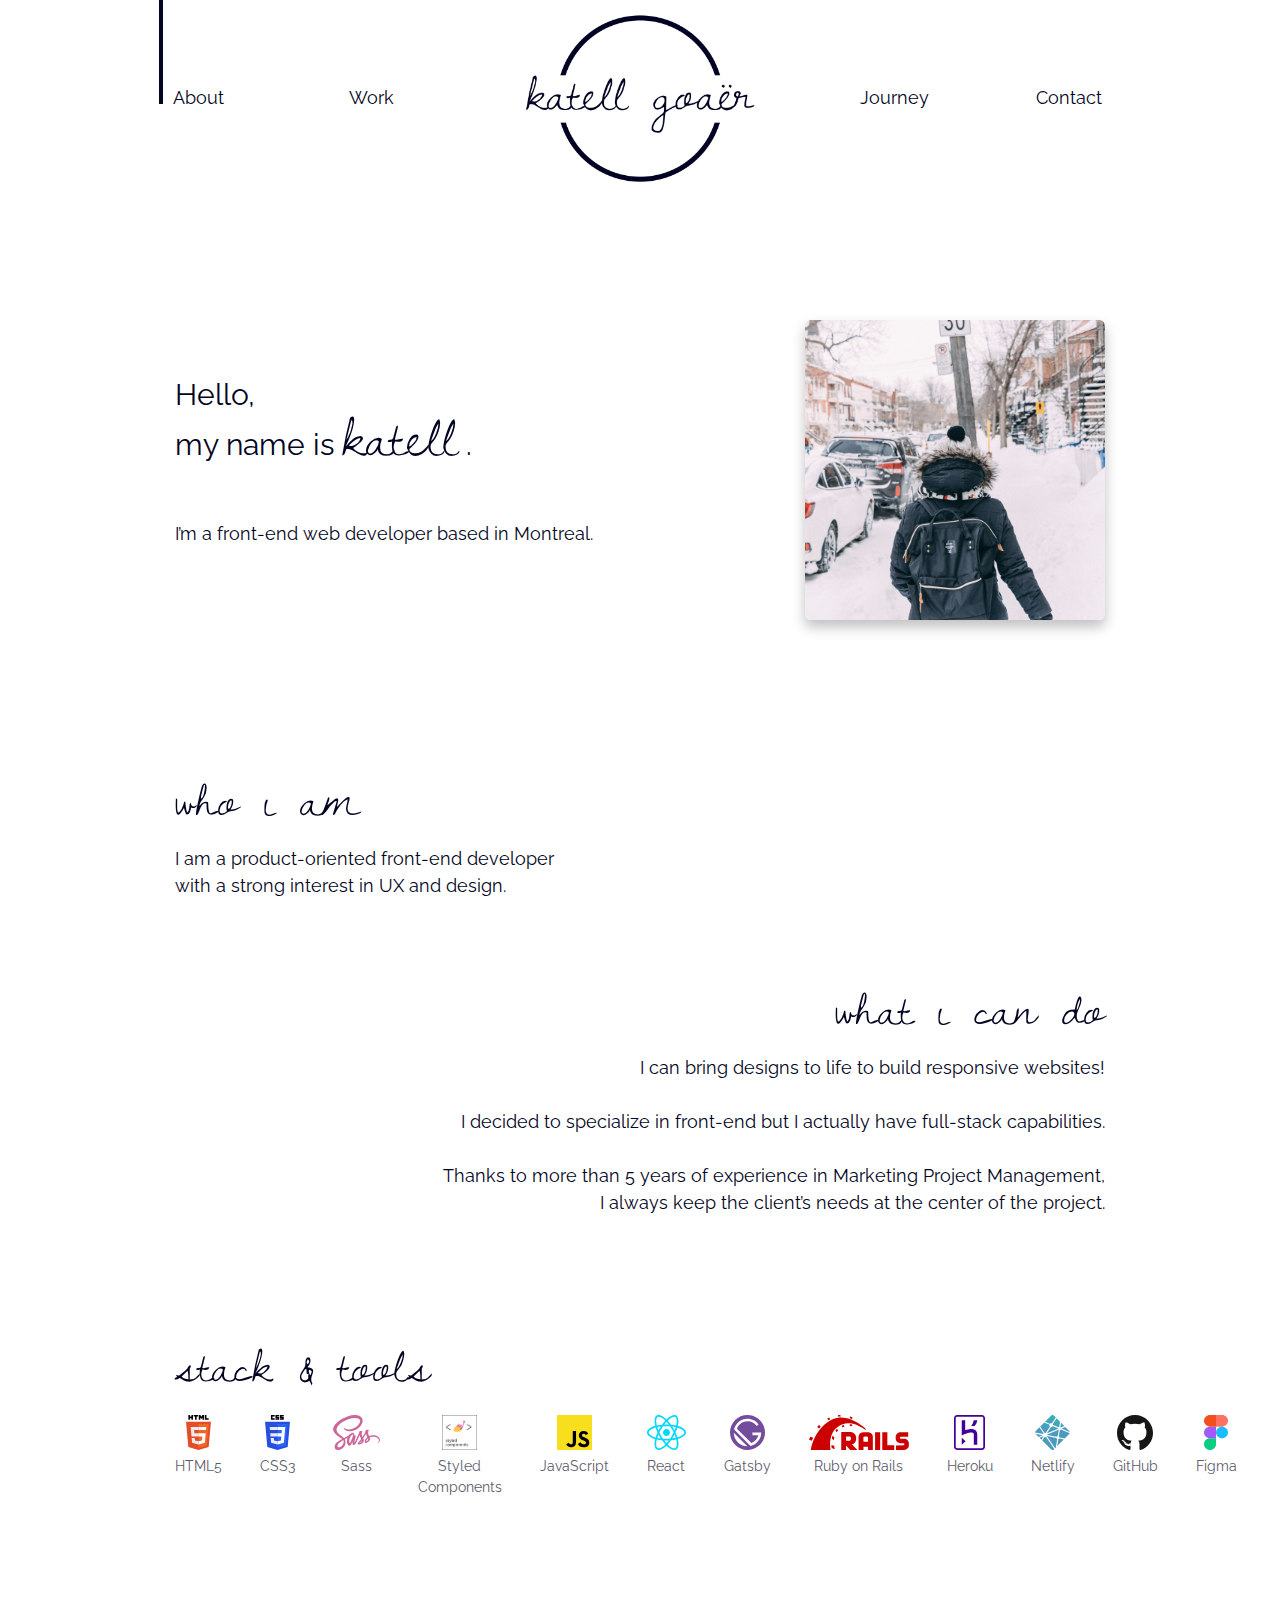
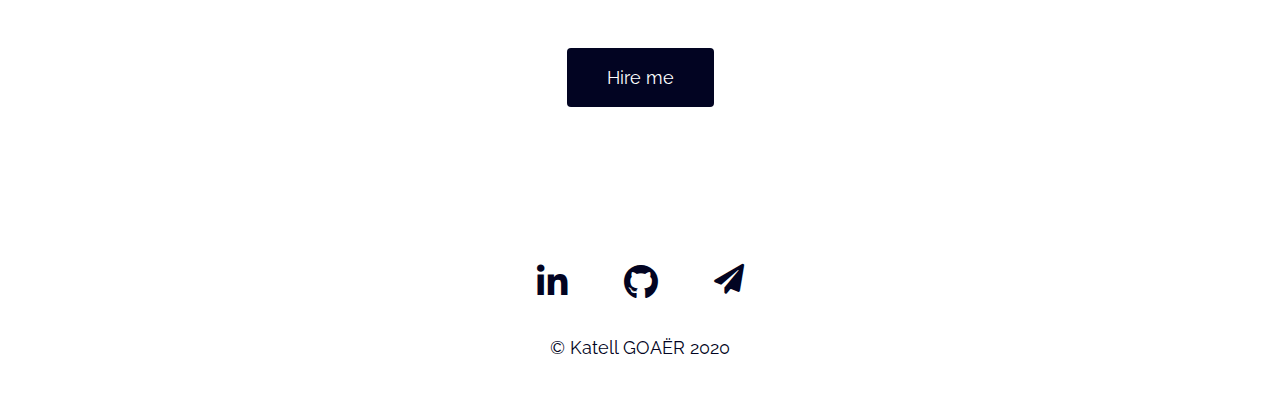
<file: index.html>
<!DOCTYPE html>
<html lang="en">
<head>
  <meta charset="UTF-8">

  <title>Portfolio | Katell Goaër - About</title>
  <meta name="description" content="I am a web developer. Check my projects and let's work together!">
  <link rel="icon" type="image/png" sizes="16x16" href="./images/favicon.png">

  <link rel="stylesheet" href="https://stackpath.bootstrapcdn.com/bootstrap/4.4.1/css/bootstrap.min.css" integrity="sha384-Vkoo8x4CGsO3+Hhxv8T/Q5PaXtkKtu6ug5TOeNV6gBiFeWPGFN9MuhOf23Q9Ifjh" crossorigin="anonymous">
  <link rel="stylesheet" href="https://use.fontawesome.com/releases/v5.0.10/css/all.css">
  <link rel="stylesheet" href="style.css">

  <meta name="viewport" content="width=device-width, initial-scale=1">
</head>

<body>
  <header>
    <nav id="navbar">

      <div class="navbar-about left">
        <div class="line"></div>
        <a href="index" class="navbar-element-text">About</a>
      </div>

      <div class="navbar-element">
        <div class="line line-no-display"></div>
        <a href="work" class="navbar-element-text">Work</a>
      </div>


      <div id="logo">
        <img src="images/logo-katellgoaer.png" alt="Logo katell goaër">
      </div>


      <div class="navbar-element">
        <div class="line line-no-display"></div>
        <a href="journey" class="navbar-element-text">Journey</a>
      </div>

      <div class="navbar-element right">
        <div class="line line-no-display"></div>
        <a href="contact" class="navbar-element-text">Contact</a>
      </div>
    </nav>


    <div id=mobile-menu>
      <div class="dropdown">
        <a class="dropdown-toggle" href="#" role="button" id="dropdownMenu" data-toggle="dropdown">
          <i class="fas fa-bars"></i>
        </button>
        <div class="dropdown-menu" aria-labelledby="dropdownMenu">
          <a href="index" class="dropdown-item active">About</a>
          <a href="work" class="dropdown-item">Work</a>
          <a href="journey" class="dropdown-item">Journey</a>
          <a href="contact" class="dropdown-item">Contact</a>
        </div>
      </div>

      <div id="logo">
        <img src="images/logo-katellgoaer.png" alt="Logo katell goaër">
      </div>
    </div>
  </header>


  <div class="main">
    <div class="container">
      <div class="intro">
        <div class="intro-text">
          <h2>
            Hello,<br>
            my name is <span class="katell">katell</span> .
          </h2>
          <p>I’m a front-end web developer based in Montreal.</p>
        </div>
        <img class="katell-picture" src="images/katellgoaer.jpg" alt="Photo of Katell Goaër">
      </div>

      <div class="who-i-am">
        <h3>who i am</h3>
        <p>I am a product-oriented front-end developer<br>
        with a strong interest in UX and design.</p>
      </div>

      <div class="what-i-can-do">
        <h3>what i can do</h3>
        <p>
          I can bring designs to life to build responsive websites!<br><br>
          I decided to specialize in front-end but I actually have full-stack capabilities.<br><br>
          Thanks to more than 5 years of experience in Marketing Project Management,<br>
          I always keep the client’s needs at the center of the project.
        </p>
      </div>

      <div class="stack-and-tools">
        <h3>stack & tools</h3>
        <div class="stack-list">
          <div class="stack">
            <img src="stack-svg/svg-color/html.svg" alt="HTML5 logo">
            <p class="tech-name">HTML5</p>
          </div>
          <div class="stack">
            <img src="stack-svg/svg-color/css.svg" alt="CSS3 logo">
            <p class="tech-name">CSS3</p>
          </div>
          <div class="stack">
            <img src="stack-svg/svg-color/sass.svg" alt="Sass logo">
            <p class="tech-name">Sass</p>
          </div>
          <div class="stack">
            <img src="stack-svg/svg-color/styled-components.png" alt="Styled Components logo">
            <p class="tech-name">Styled</p>
            <p class="tech-name">Components</p>
          </div>
          <div class="stack">
            <img src="stack-svg/svg-color/javascript.svg" alt="JavaScript logo">
            <p class="tech-name">JavaScript</p>
          </div>
          <div class="stack">
            <img src="stack-svg/svg-color/react.svg" alt="React logo">
            <p class="tech-name">React</p>
          </div>
          <div class="stack">
            <img src="stack-svg/svg-color/gatsby.svg" alt="Gatsby logo">
            <p class="tech-name">Gatsby</p>
          </div>
          <div class="stack">
            <img src="stack-svg/svg-color/rails.svg" alt="Ruby on Rails logo">
            <p class="tech-name">Ruby on Rails</p>
          </div>
          <div class="stack">
            <img src="stack-svg/svg-color/heroku.svg" alt="Heroku logo">
            <p class="tech-name">Heroku</p>
          </div>
          <div class="stack">
            <img src="stack-svg/svg-color/netlify.svg" alt="Netlify logo">
            <p class="tech-name">Netlify</p>
          </div>
          <div class="stack">
            <img src="stack-svg/svg-color/github.svg" alt="GitHub logo">
            <p class="tech-name">GitHub</p>
          </div>
          <div class="stack">
            <img src="stack-svg/svg-color/figma.svg" alt="Figma logo">
            <p class="tech-name">Figma</p>
          </div>
        </div>
      </div>

      <button class="hire-me"><a href="mailto:katell.goaer@gmail.com" target="_blank" rel="noopener noreferrer">Hire me</a></button>
    </div>
  </div>


  <footer>
    <ul class="footer-links">
      <li><a class="social" href="https://www.linkedin.com/in/katellgoaer/" target="_blank" rel="noopener noreferrer"><i class="fab fa-linkedin-in"></i></a></li>
      <li><a class="social" href="https://github.com/Alt-katell" target="_blank" rel="noopener noreferrer"><i class="fab fa-github"></i></a></li>
      <li><a class="social" href="mailto:katell.goaer@gmail.com" target="_blank" rel="noopener noreferrer"><i class="fas fa-paper-plane"></i></a></li>
    </ul>

    <p class="footer-copyright">© Katell GOAËR 2020</p>
  </footer>

  <!-- Script for dropdown menu for mobile -->
  <script src="https://code.jquery.com/jquery-3.4.1.slim.min.js" integrity="sha384-J6qa4849blE2+poT4WnyKhv5vZF5SrPo0iEjwBvKU7imGFAV0wwj1yYfoRSJoZ+n" crossorigin="anonymous"></script>
  <script src="https://cdn.jsdelivr.net/npm/popper.js@1.16.0/dist/umd/popper.min.js" integrity="sha384-Q6E9RHvbIyZFJoft+2mJbHaEWldlvI9IOYy5n3zV9zzTtmI3UksdQRVvoxMfooAo" crossorigin="anonymous"></script>
  <script src="https://stackpath.bootstrapcdn.com/bootstrap/4.4.1/js/bootstrap.min.js" integrity="sha384-wfSDF2E50Y2D1uUdj0O3uMBJnjuUD4Ih7YwaYd1iqfktj0Uod8GCExl3Og8ifwB6" crossorigin="anonymous"></script>
</body>
</html>
</file>
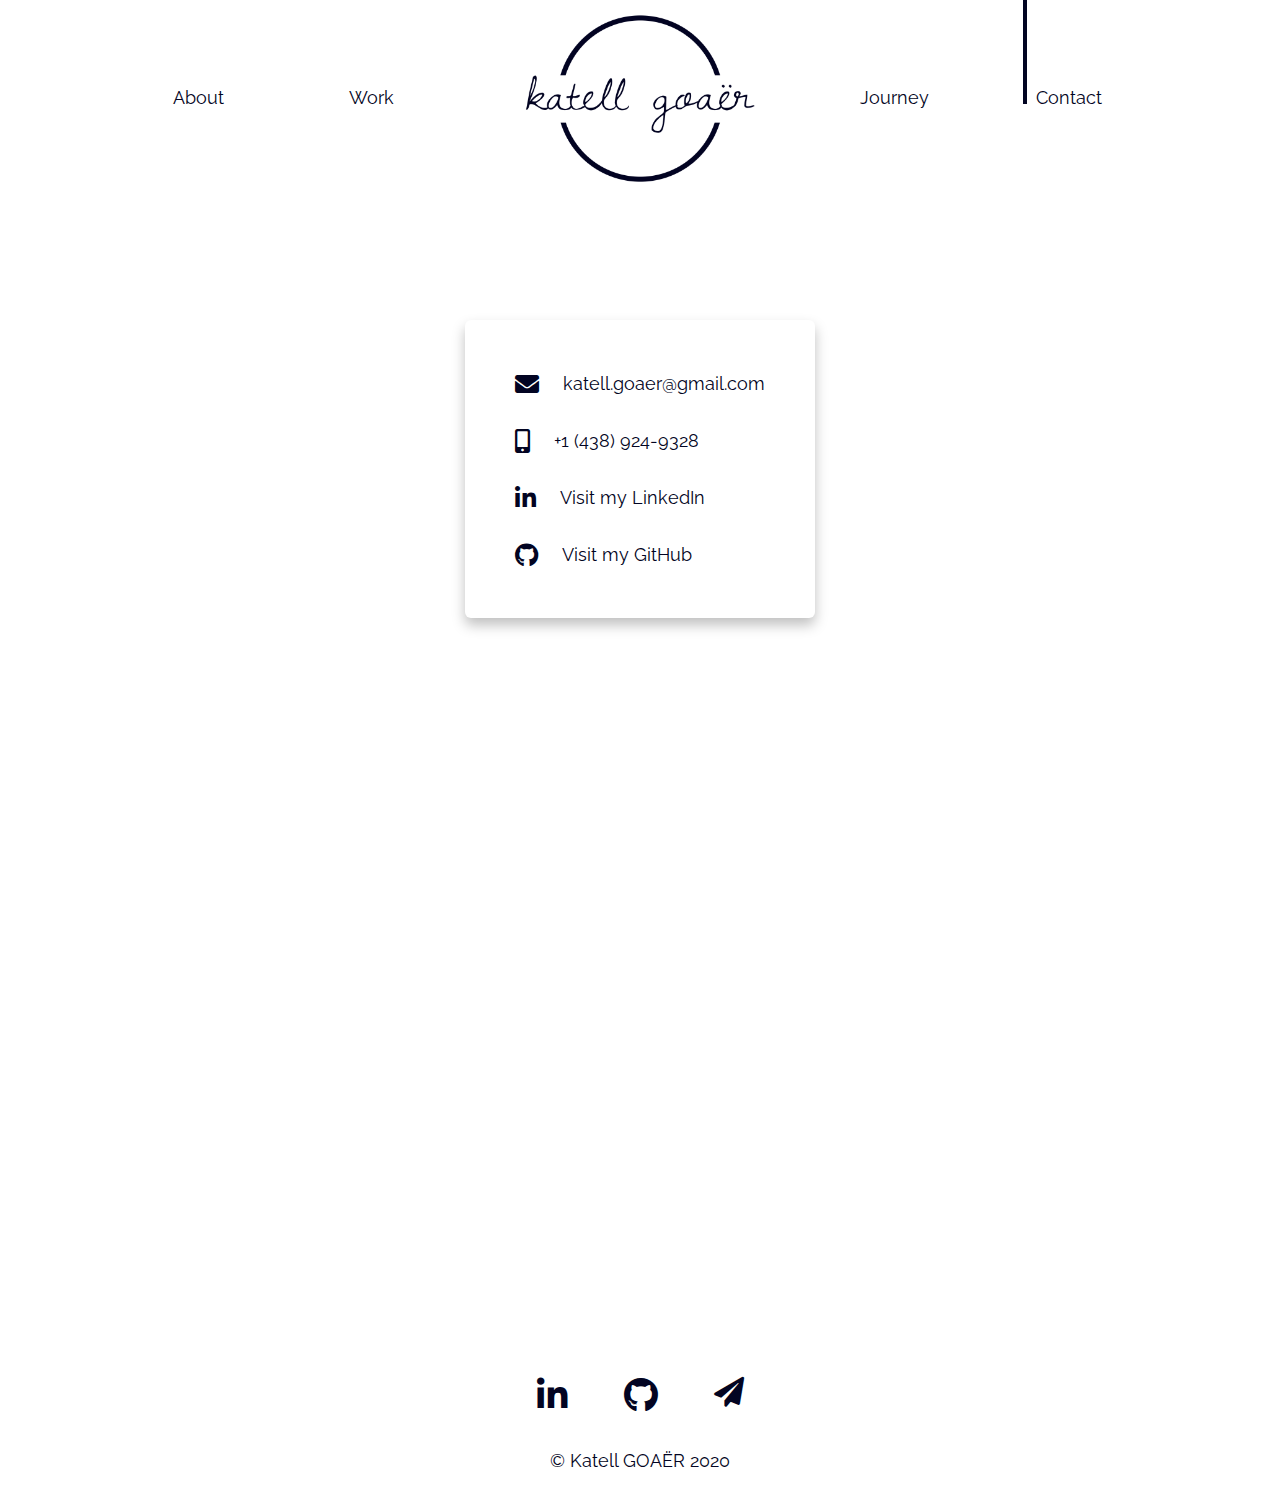
<file: contact.html>
<!DOCTYPE html>
<html lang="en">
<head>
  <meta charset="UTF-8">

  <title>Portfolio | Katell Goaër - Contact</title>
  <meta name="description" content="I am a web developer. Check my projects and let's work together!">
  <link rel="icon" type="image/png" sizes="16x16" href="./images/favicon.png">

  <link rel="stylesheet" href="https://stackpath.bootstrapcdn.com/bootstrap/4.4.1/css/bootstrap.min.css" integrity="sha384-Vkoo8x4CGsO3+Hhxv8T/Q5PaXtkKtu6ug5TOeNV6gBiFeWPGFN9MuhOf23Q9Ifjh" crossorigin="anonymous">
  <link rel="stylesheet" href="https://use.fontawesome.com/releases/v5.0.10/css/all.css">
  <link rel="stylesheet" href="style.css">

  <meta name="viewport" content="width=device-width, initial-scale=1">
</head>

<body>
  <header>
    <nav id="navbar">

      <div class="navbar-element left">
        <div class="line line-no-display"></div>
        <a href="index" class="navbar-element-text">About</a>
      </div>

      <div class="navbar-element">
        <div class="line line-no-display"></div>
        <a href="work" class="navbar-element-text">Work</a>
      </div>


      <div id="logo">
        <img src="images/logo-katellgoaer.png" alt="Logo katell goaër">
      </div>


      <div class="navbar-element">
        <div class="line line-no-display"></div>
        <a href="journey" class="navbar-element-text">Journey</a>
      </div>

      <div class="navbar-element right">
        <div class="line"></div>
        <a href="contact" class="navbar-element-text">Contact</a>
      </div>
    </nav>


    <div id=mobile-menu>
      <div class="dropdown">
        <a class="dropdown-toggle" href="#" role="button" id="dropdownMenu" data-toggle="dropdown">
          <i class="fas fa-bars"></i>
        </button>
        <div class="dropdown-menu" aria-labelledby="dropdownMenu">
          <a href="index" class="dropdown-item">About</a>
          <a href="work" class="dropdown-item">Work</a>
          <a href="journey" class="dropdown-item">Journey</a>
          <a href="contact" class="dropdown-item active">Contact</a>
        </div>
      </div>

      <div id="logo">
        <img src="images/logo-katellgoaer.png" alt="Logo katell goaër">
      </div>
    </div>
  </header>


  <div class="main">
    <div class="container">
      <div class="contact-card">
        <div class="contact-info">
          <i class="fas fa-envelope contact-icon"></i>
          <a href="mailto:katell.goaer@gmail.com" target="_blank" rel="noopener noreferrer">katell.goaer@gmail.com</a>
        </div>

        <div class="contact-info">
          <i class="fas fa-mobile-alt contact-icon"></i>
          <p>+1 (438) 924-9328</p>
        </div>

        <div class="contact-info">
          <i class="fab fa-linkedin-in contact-icon"></i>
          <a href="https://www.linkedin.com/in/katellgoaer/" target="_blank" rel="noopener noreferrer">Visit my LinkedIn</a>
        </div>

        <div class="contact-info">
          <i class="fab fa-github contact-icon"></i>
          <a href="https://github.com/Alt-katell" target="_blank" rel="noopener noreferrer">Visit my GitHub</a>
        </div>
      </div>
    </div>
  </div>


  <footer>
    <ul class="footer-links">
      <li><a class="social" href="https://www.linkedin.com/in/katellgoaer/" target="_blank" rel="noopener noreferrer"><i class="fab fa-linkedin-in"></i></a></li>
      <li><a class="social" href="https://github.com/Alt-katell" target="_blank" rel="noopener noreferrer"><i class="fab fa-github"></i></a></li>
      <li><a class="social" href="mailto:katell.goaer@gmail.com" target="_blank" rel="noopener noreferrer"><i class="fas fa-paper-plane"></i></a></li>
    </ul>

    <p class="footer-copyright">© Katell GOAËR 2020</p>
  </footer>

  <!-- Script for dropdown menu for mobile -->
  <script src="https://code.jquery.com/jquery-3.4.1.slim.min.js" integrity="sha384-J6qa4849blE2+poT4WnyKhv5vZF5SrPo0iEjwBvKU7imGFAV0wwj1yYfoRSJoZ+n" crossorigin="anonymous"></script>
  <script src="https://cdn.jsdelivr.net/npm/popper.js@1.16.0/dist/umd/popper.min.js" integrity="sha384-Q6E9RHvbIyZFJoft+2mJbHaEWldlvI9IOYy5n3zV9zzTtmI3UksdQRVvoxMfooAo" crossorigin="anonymous"></script>
  <script src="https://stackpath.bootstrapcdn.com/bootstrap/4.4.1/js/bootstrap.min.js" integrity="sha384-wfSDF2E50Y2D1uUdj0O3uMBJnjuUD4Ih7YwaYd1iqfktj0Uod8GCExl3Og8ifwB6" crossorigin="anonymous"></script>
</body>
</html>
</file>
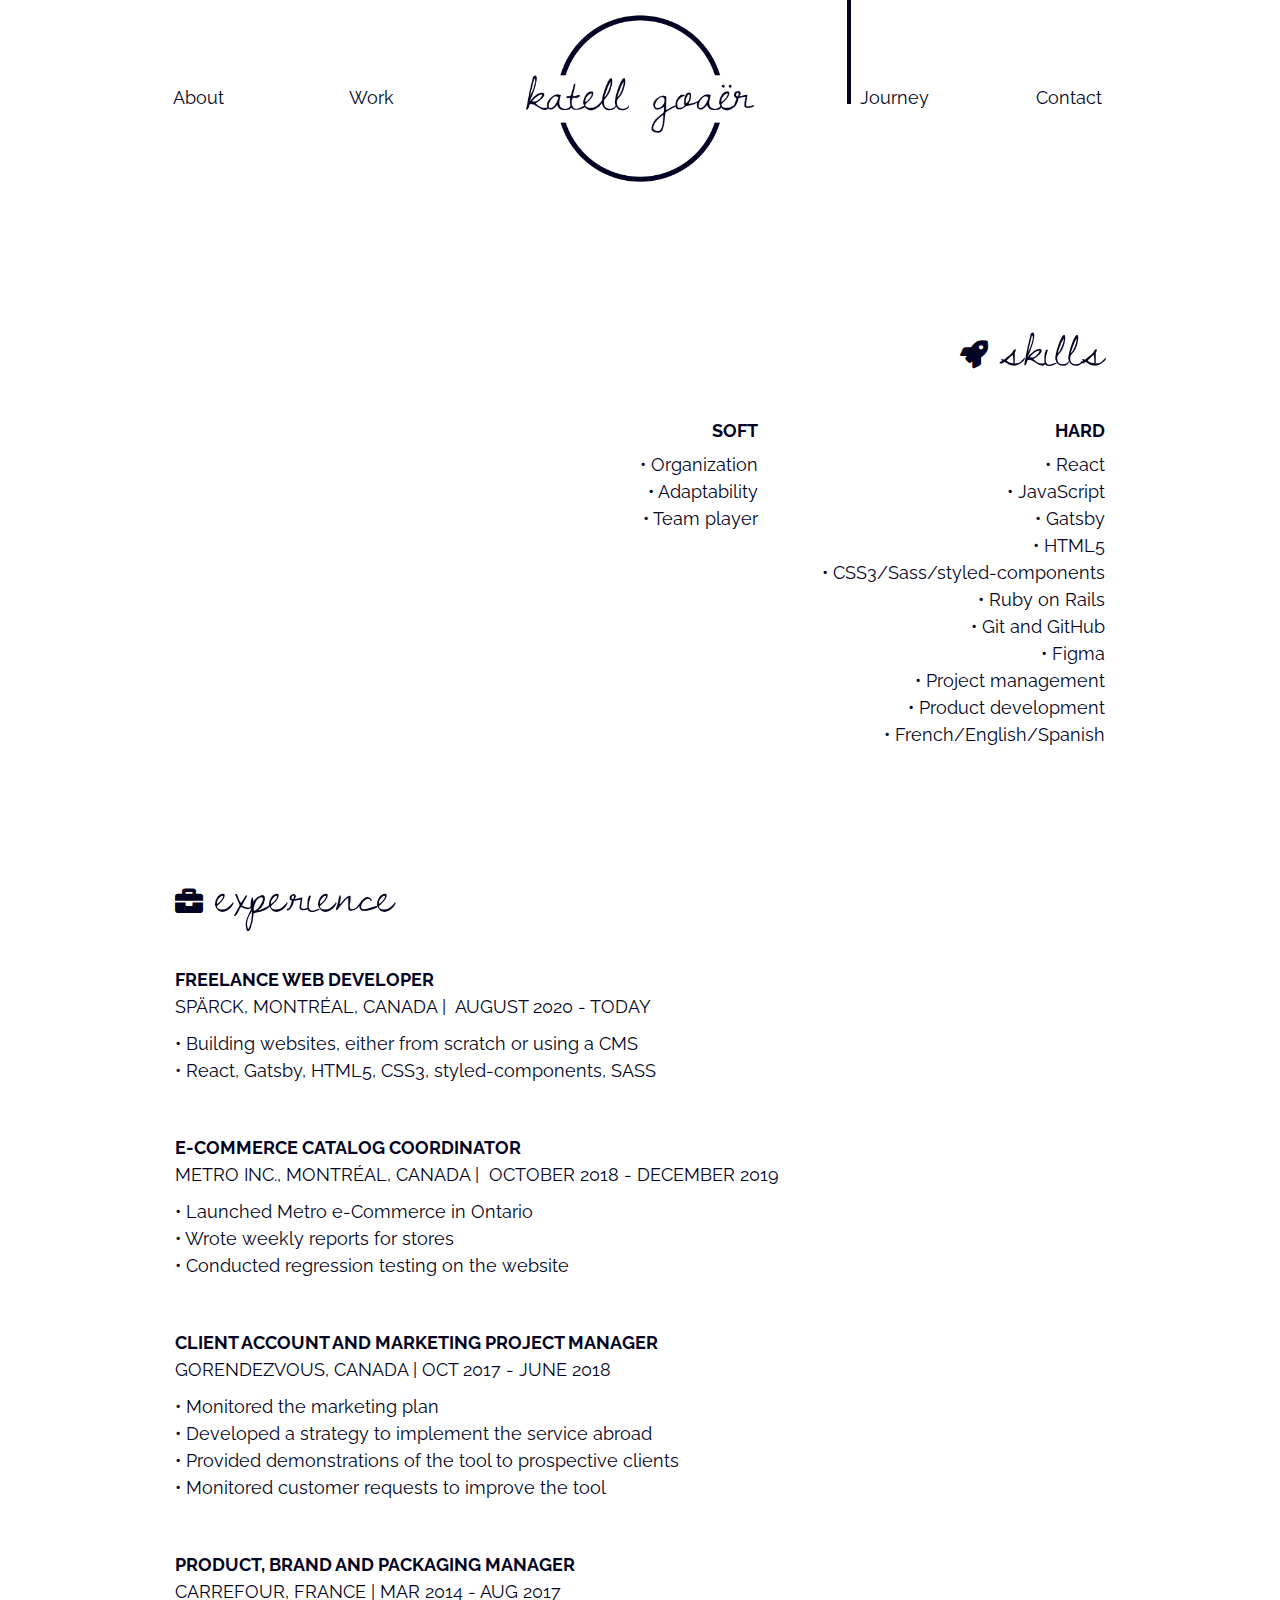
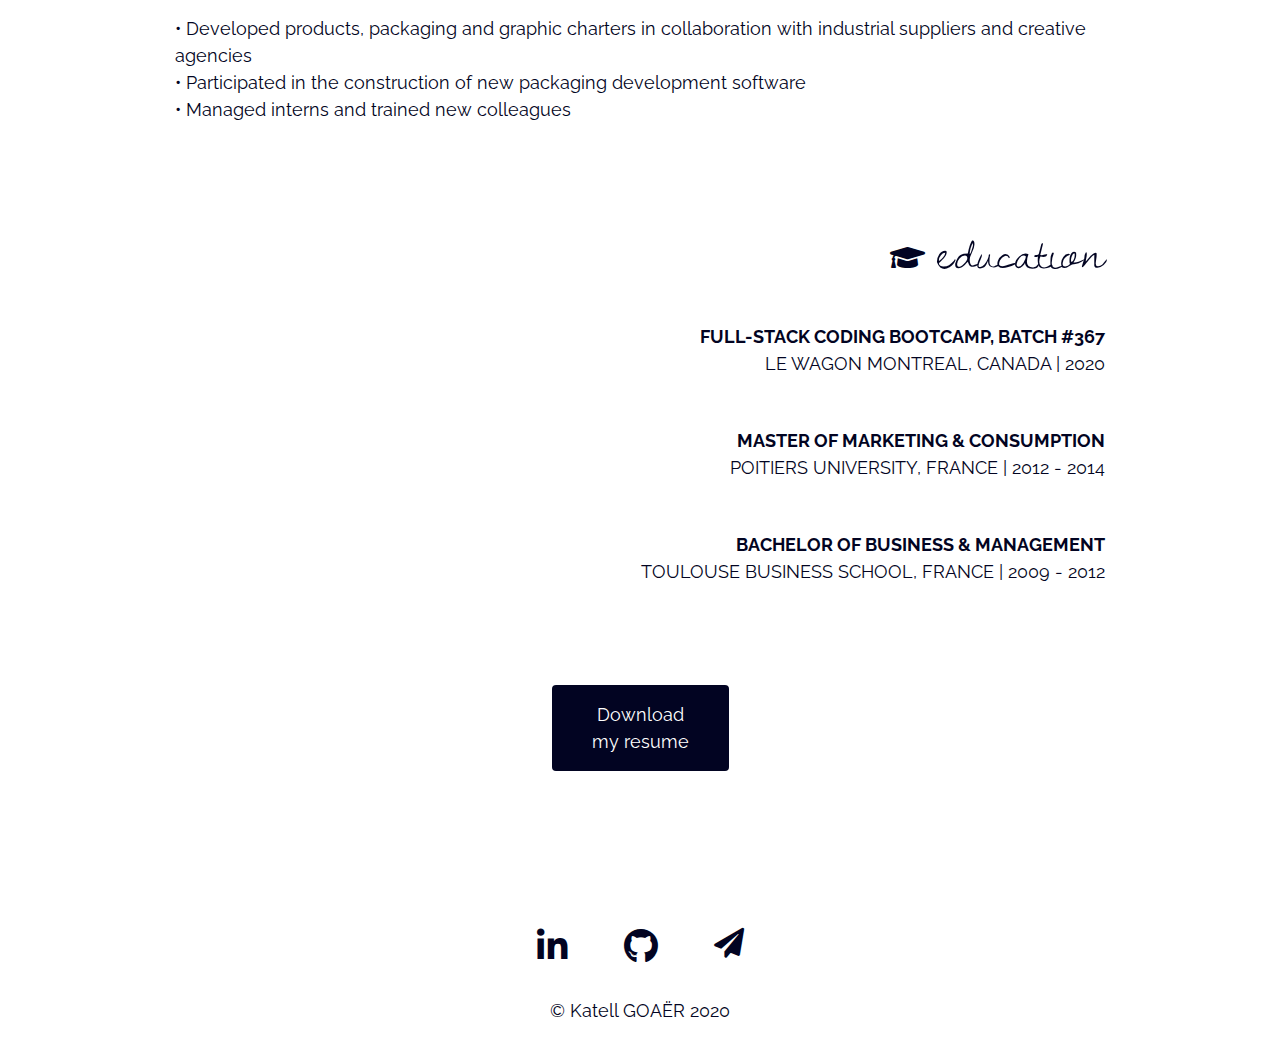
<file: journey.html>
<!DOCTYPE html>
<html lang="en">
<head>
  <meta charset="UTF-8">

  <title>Portfolio | Katell Goaër - Journey</title>
  <meta name="description" content="I am a web developer. Check my projects and let's work together!">
  <link rel="icon" type="image/png" sizes="16x16" href="./images/favicon.png">

  <link rel="stylesheet" href="https://stackpath.bootstrapcdn.com/bootstrap/4.4.1/css/bootstrap.min.css" integrity="sha384-Vkoo8x4CGsO3+Hhxv8T/Q5PaXtkKtu6ug5TOeNV6gBiFeWPGFN9MuhOf23Q9Ifjh" crossorigin="anonymous">
  <link rel="stylesheet" href="https://use.fontawesome.com/releases/v5.0.10/css/all.css">
  <link rel="stylesheet" href="style.css">

  <meta name="viewport" content="width=device-width, initial-scale=1">
</head>

<body>
  <header>
    <nav id="navbar">

      <div class="navbar-element left">
        <div class="line line-no-display"></div>
        <a href="index" class="navbar-element-text">About</a>
      </div>


      <div class="navbar-element">
        <div class="line line-no-display"></div>
        <a href="work" class="navbar-element-text">Work</a>
      </div>


      <div id="logo">
        <img src="images/logo-katellgoaer.png" alt="Logo katell goaër">
      </div>


      <div class="navbar-element">
        <div class="line"></div>
        <a href="journey" class="navbar-element-text">Journey</a>
      </div>

      <div class="navbar-element right">
        <div class="line line-no-display"></div>
        <a href="contact" class="navbar-element-text">Contact</a>
      </div>
    </nav>


    <div id=mobile-menu>
      <div class="dropdown">
        <a class="dropdown-toggle" href="#" role="button" id="dropdownMenu" data-toggle="dropdown">
          <i class="fas fa-bars"></i>
        </button>
        <div class="dropdown-menu" aria-labelledby="dropdownMenu">
          <a href="index" class="dropdown-item">About</a>
          <a href="work" class="dropdown-item">Work</a>
          <a href="journey" class="dropdown-item active">Journey</a>
          <a href="contact" class="dropdown-item">Contact</a>
        </div>
      </div>

      <div id="logo">
        <img src="images/logo-katellgoaer.png" alt="Logo katell goaër">
      </div>
    </div>
  </header>


  <div class="main">
    <div class="container">
      <div class="cv"></div>
        <div class="cv-section section-right">
          <h3><i class="fas fa-rocket"></i>skills</h3>

          <div class="skills">
            <div class="skills-soft">
              <h4>SOFT</h4>
              <ul>
                <li>• Organization</li>
                <li>• Adaptability</li>
                <li>• Team player</li>
              </ul>
            </div>

            <div class="skills-hard">
            <h4>HARD</h4>
              <ul>
                <li>• React</li>
                <li>• JavaScript</li>
                <li>• Gatsby</li>
                <li>• HTML5</li>
                <li>• CSS3/Sass/styled-components</li>
                <li>• Ruby on Rails</li>
                <li>• Git and GitHub</li>
                <li>• Figma</li>
                <li>• Project management</li>
                <li>• Product development</li>
                <li>• French/English/Spanish</li>
              </ul>
            </div>
          </div>
        </div>


        <div class="cv-section section-left">
          <h3><i class="fas fa-briefcase"></i>experience</h3>

          <div class="job">
            <p class="job-title">FREELANCE WEB DEVELOPER</p>
            <p class="company-dates">SPÄRCK, MONTRÉAL, CANADA |  AUGUST 2020 - TODAY</p>
            <ul class="tasks">
              <li>• Building websites, either from scratch or using a CMS</li>
              <li>• React, Gatsby, HTML5, CSS3, styled-components, SASS</li>
            </ul>
          </div>

          <div class="job">
            <p class="job-title">E-COMMERCE CATALOG COORDINATOR</p>
            <p class="company-dates">METRO INC., MONTRÉAL, CANADA |  OCTOBER 2018 - DECEMBER 2019</p>
            <ul class="tasks">
              <li>• Launched Metro e-Commerce in Ontario</li>
              <li>• Wrote weekly reports for stores</li>
              <li>• Conducted regression testing on the website</li>
            </ul>
          </div>

          <div class="job">
            <p class="job-title">CLIENT ACCOUNT AND MARKETING PROJECT MANAGER</p>
            <p class="company-dates">GORENDEZVOUS, CANADA | OCT 2017 - JUNE 2018</p>
            <ul class="tasks">
              <li>• Monitored the marketing plan</li>
              <li>• Developed a strategy to implement the service abroad</li>
              <li>• Provided demonstrations of the tool to prospective clients</li>
              <li>• Monitored customer requests to improve the tool</li>
            </ul>
          </div>

          <div class="job">
            <p class="job-title">PRODUCT, BRAND AND PACKAGING MANAGER</p>
            <p class="company-dates">CARREFOUR, FRANCE | MAR 2014 - AUG 2017</p>
            <ul class="tasks">
              <li>• Developed products, packaging and graphic charters in collaboration with industrial suppliers and creative agencies</li>
              <li>• Participated in the construction of new packaging development software</li>
              <li>• Managed interns and trained new colleagues</li>
            </ul>
          </div>
        </div>


        <div class="cv-section section-right">
          <h3><i class="fas fa-graduation-cap"></i>education</h3>
          <p class="diploma">FULL-STACK CODING BOOTCAMP, BATCH #367</p>
          <p class="school-dates">LE WAGON MONTREAL, CANADA | 2020</p>

          <p class="diploma">MASTER OF MARKETING & CONSUMPTION</p>
          <p class="school-dates">POITIERS UNIVERSITY, FRANCE | 2012 - 2014</p>

          <p class="diploma">BACHELOR OF BUSINESS & MANAGEMENT</p>
          <p class="school-dates">TOULOUSE BUSINESS SCHOOL, FRANCE | 2009 - 2012</p>
        </div>


        <button class="hire-me"><a href="documents/cv-katellgoaer-fr-en.pdf" download="CV_Katell_Goaer.pdf" target="_blank" rel="noopener noreferrer">Download<br>my resume</a></button>

     </div>
    </div>
  </div>


  <footer>
    <ul class="footer-links">
      <li><a class="social" href="https://www.linkedin.com/in/katellgoaer/" target="_blank" rel="noopener noreferrer"><i class="fab fa-linkedin-in"></i></a></li>
      <li><a class="social" href="https://github.com/Alt-katell" target="_blank" rel="noopener noreferrer"><i class="fab fa-github"></i></a></li>
      <li><a class="social" href="mailto:katell.goaer@gmail.com" target="_blank" rel="noopener noreferrer"><i class="fas fa-paper-plane"></i></a></li>
    </ul>

    <p class="footer-copyright">© Katell GOAËR 2020</p>
  </footer>

  <!-- Script for dropdown menu for mobile -->
  <script src="https://code.jquery.com/jquery-3.4.1.slim.min.js" integrity="sha384-J6qa4849blE2+poT4WnyKhv5vZF5SrPo0iEjwBvKU7imGFAV0wwj1yYfoRSJoZ+n" crossorigin="anonymous"></script>
  <script src="https://cdn.jsdelivr.net/npm/popper.js@1.16.0/dist/umd/popper.min.js" integrity="sha384-Q6E9RHvbIyZFJoft+2mJbHaEWldlvI9IOYy5n3zV9zzTtmI3UksdQRVvoxMfooAo" crossorigin="anonymous"></script>
  <script src="https://stackpath.bootstrapcdn.com/bootstrap/4.4.1/js/bootstrap.min.js" integrity="sha384-wfSDF2E50Y2D1uUdj0O3uMBJnjuUD4Ih7YwaYd1iqfktj0Uod8GCExl3Og8ifwB6" crossorigin="anonymous"></script>
</body>
</html>
</file>
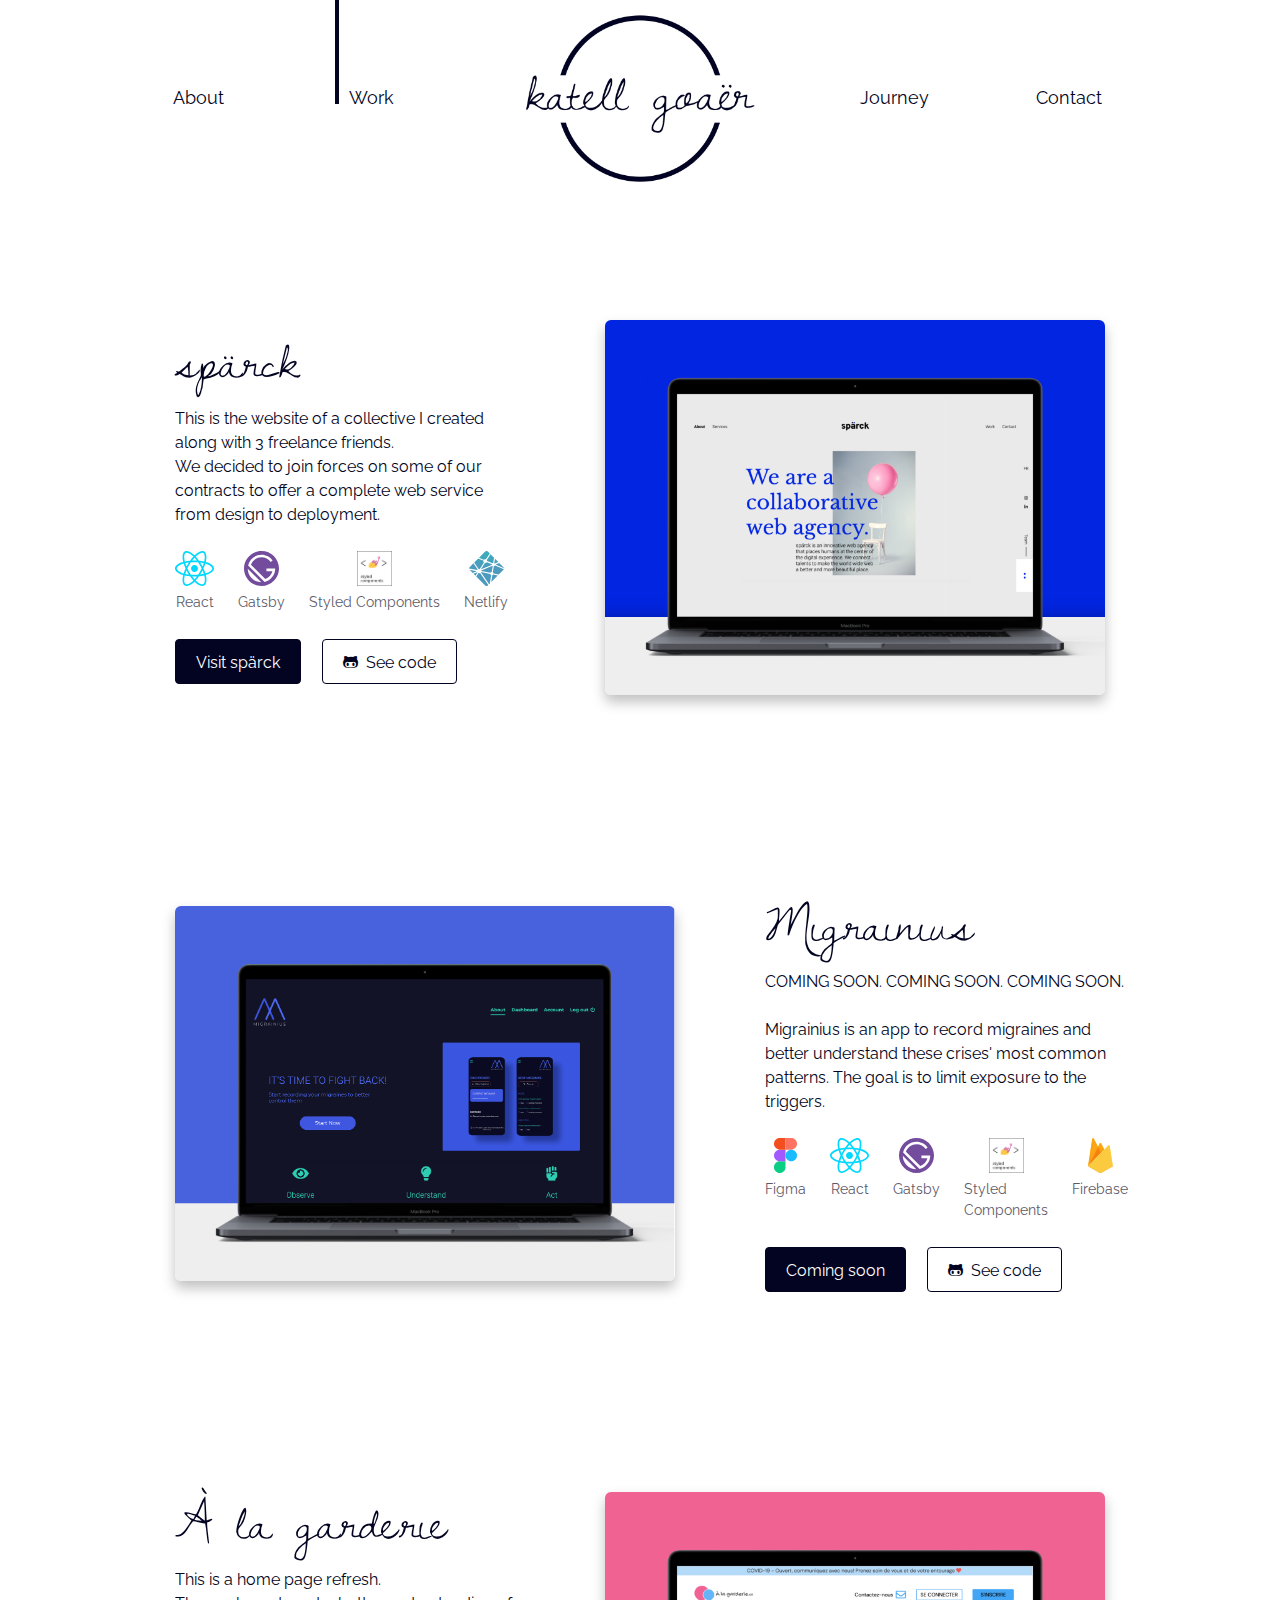
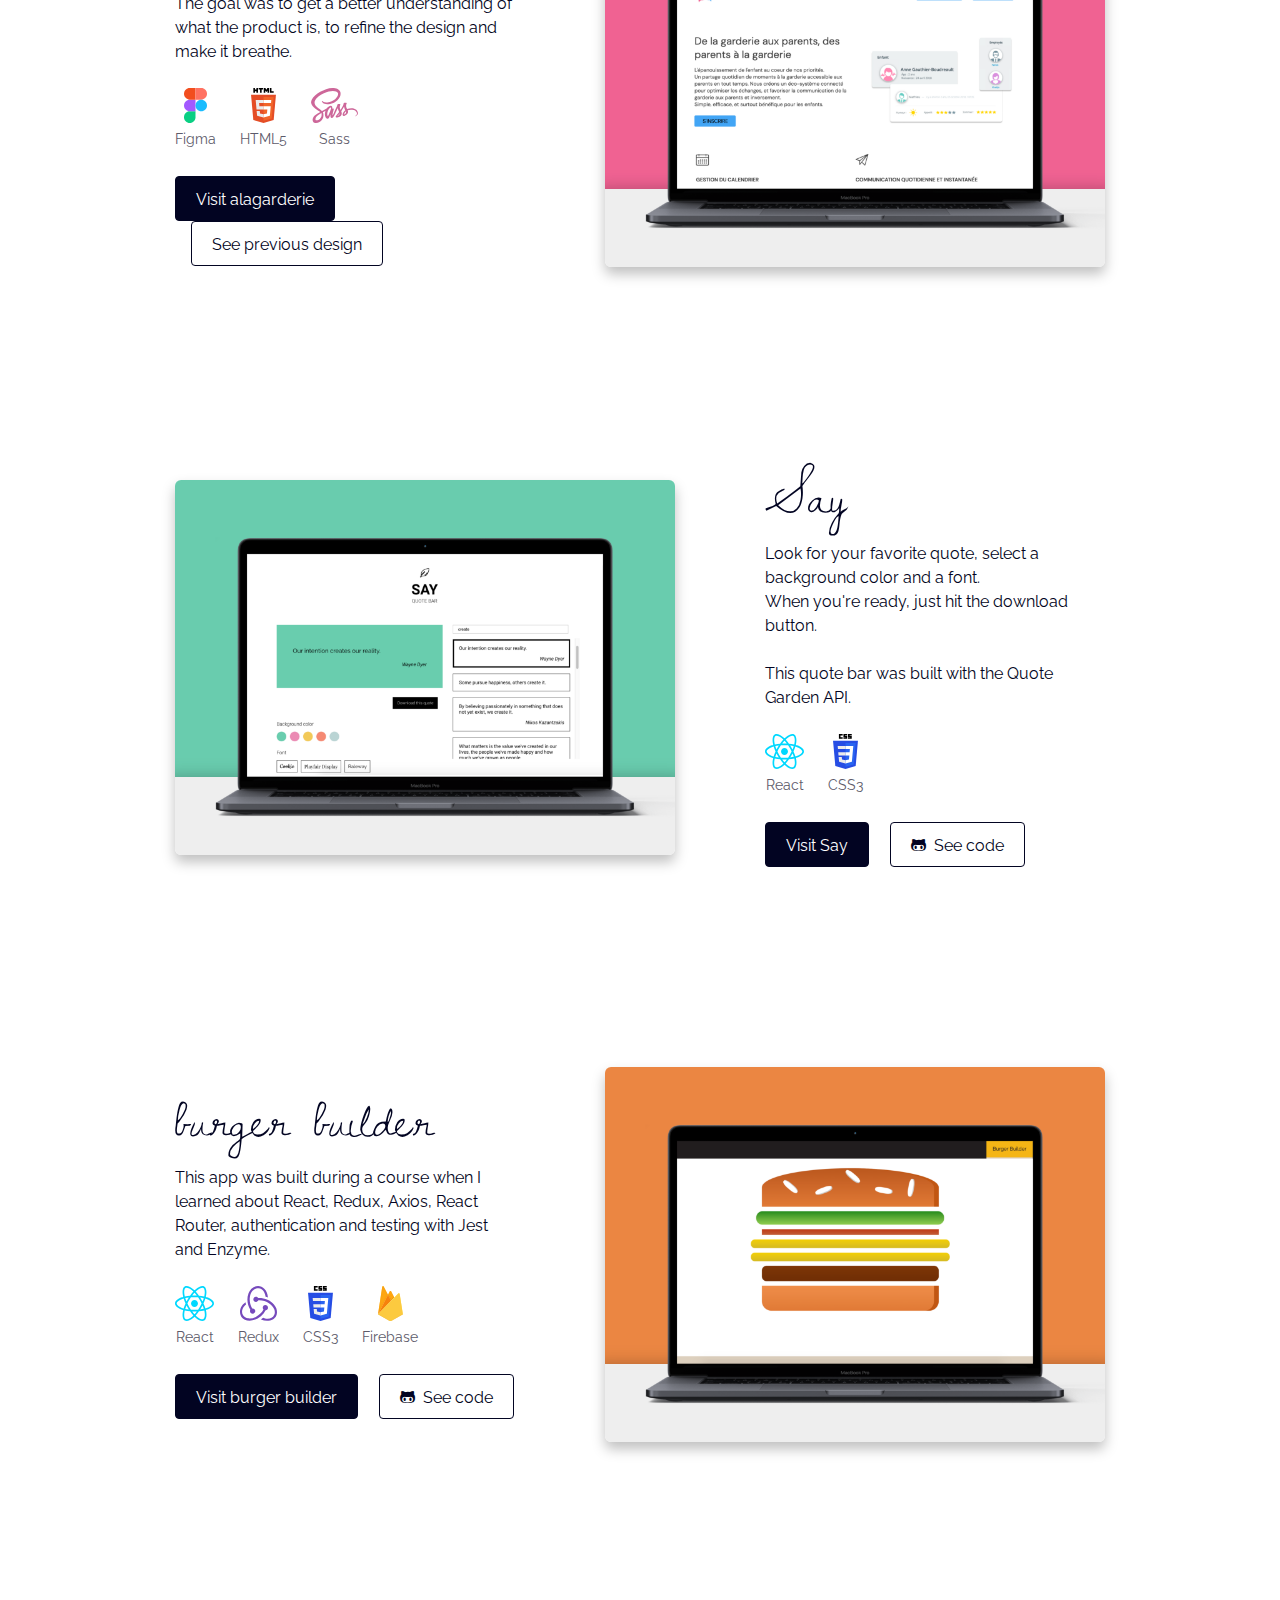
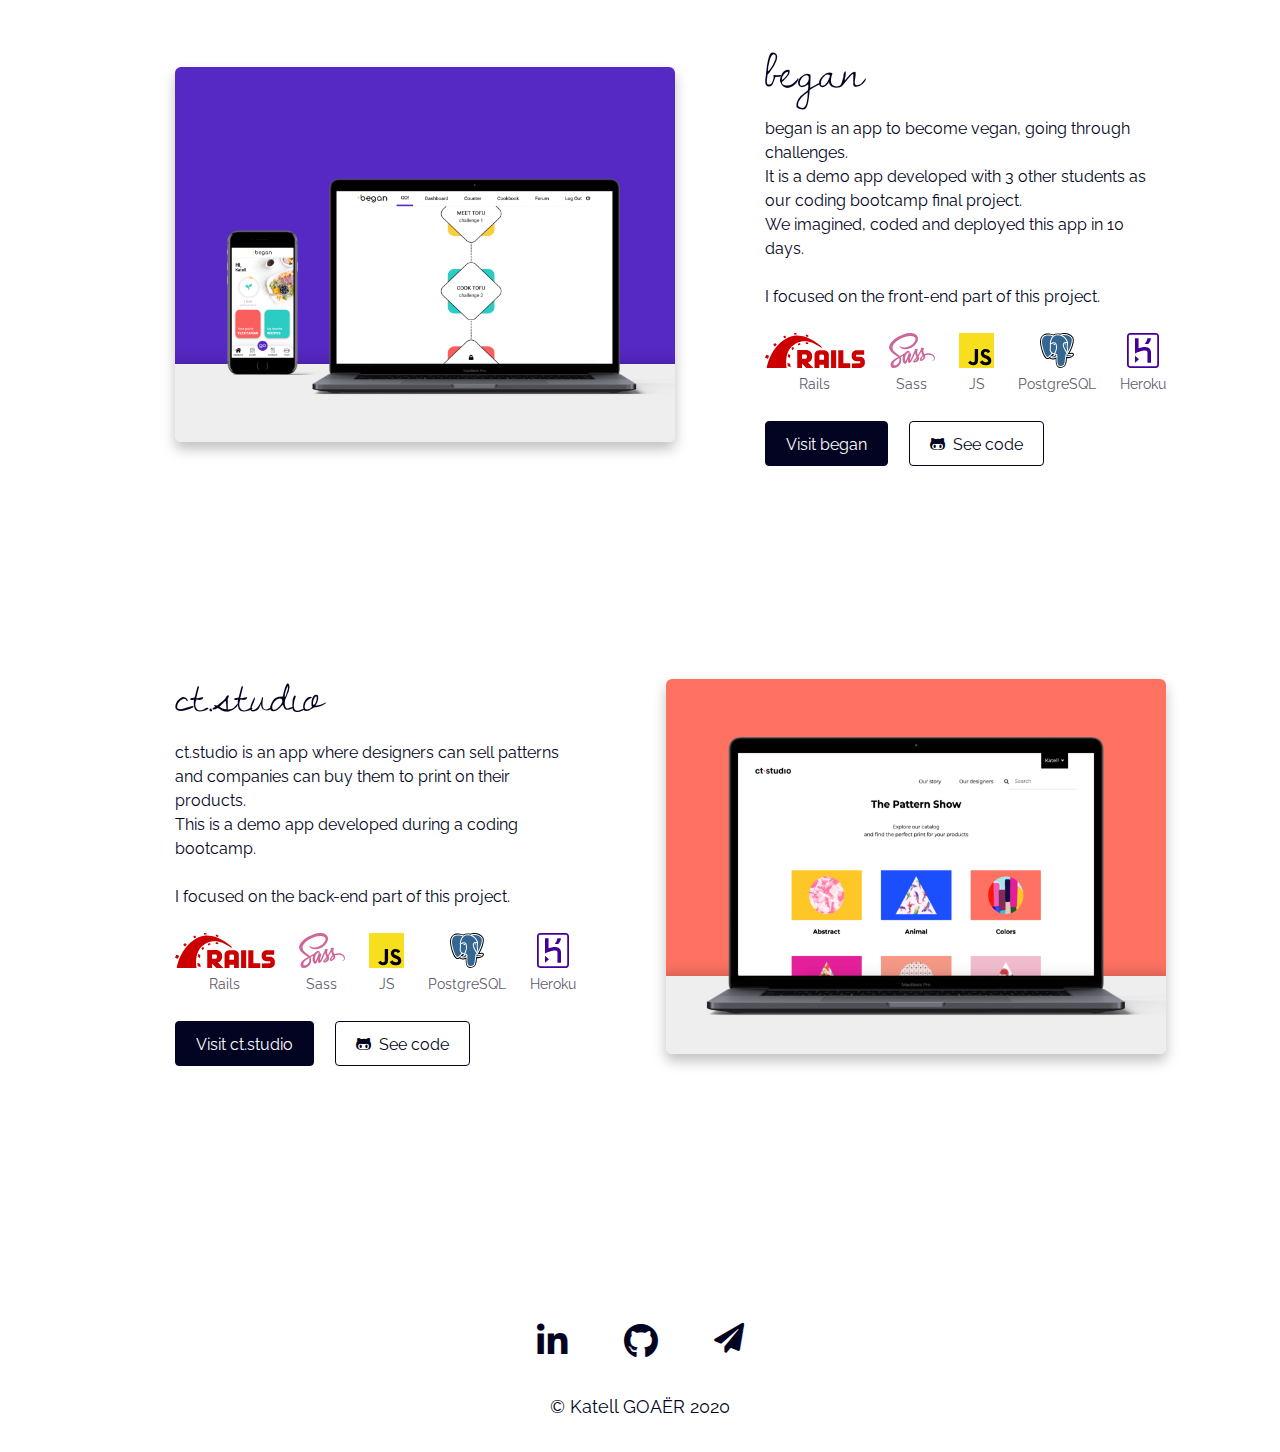
<file: work.html>
<!DOCTYPE html>
<html lang="en">
<head>
  <meta charset="UTF-8">

  <title>Portfolio | Katell Goaër - Work</title>
  <meta name="description" content="I am a web developer. Check my projects and let's work together!">
  <link rel="icon" type="image/png" sizes="16x16" href="./images/favicon.png">

  <link rel="stylesheet" href="https://stackpath.bootstrapcdn.com/bootstrap/4.4.1/css/bootstrap.min.css" integrity="sha384-Vkoo8x4CGsO3+Hhxv8T/Q5PaXtkKtu6ug5TOeNV6gBiFeWPGFN9MuhOf23Q9Ifjh" crossorigin="anonymous">
  <link rel="stylesheet" href="https://use.fontawesome.com/releases/v5.0.10/css/all.css">
  <link rel="stylesheet" href="style.css">

  <meta name="viewport" content="width=device-width, initial-scale=1">
</head>

<body>
  <header>
    <nav id="navbar">

      <div class="navbar-element left">
        <div class="line line-no-display"></div>
        <a href="index" class="navbar-element-text">About</a>
      </div>

      <div class="navbar-element">
        <div class="line"></div>
        <a href="work" class="navbar-element-text">Work</a>
      </div>


      <div id="logo">
        <img src="images/logo-katellgoaer.png" alt="Logo katell goaër">
      </div>


      <div class="navbar-element">
        <div class="line line-no-display"></div>
        <a href="journey" class="navbar-element-text">Journey</a>
      </div>

      <div class="navbar-element right">
        <div class="line line-no-display"></div>
        <a href="contact" class="navbar-element-text">Contact</a>
      </div>
    </nav>


    <div id=mobile-menu>
      <div class="dropdown">
        <a class="dropdown-toggle" href="#" role="button" id="dropdownMenu" data-toggle="dropdown">
          <i class="fas fa-bars"></i>
        </button>
        <div class="dropdown-menu" aria-labelledby="dropdownMenu">
          <a href="index" class="dropdown-item">About</a>
          <a href="work" class="dropdown-item active">Work</a>
          <a href="journey" class="dropdown-item">Journey</a>
          <a href="contact" class="dropdown-item">Contact</a>
        </div>
      </div>

      <div id="logo">
        <img src="images/logo-katellgoaer.png" alt="Logo katell goaër">
      </div>
    </div>
  </header>


  <div class="main">
    <div class="container">

      <div class="project picture-right">
        <div class="project-text">
          <h3>spärck</h3>
          <p>
            This is the website of a collective I created along with 3 freelance friends.<br>
            We decided to join forces on some of our contracts to offer a complete web service from design to deployment.
          </p>

          <div class="stack-list">
            <div class="stack">
              <img src="stack-svg/svg-color/react.svg" alt="React logo">
              <p class="tech-name">React</p>
            </div>
            <div class="stack">
              <img src="stack-svg/svg-color/gatsby.svg" alt="Gatsby logo">
              <p class="tech-name">Gatsby</p>
            </div>
            <div class="stack">
              <img src="stack-svg/svg-color/styled-components.png" alt="Styled Components logo">
              <p class="tech-name">Styled Components</p>
            </div>
            <div class="stack">
              <img src="stack-svg/svg-color/netlify.svg" alt="Netlify logo">
              <p class="tech-name">Netlify</p>
            </div>
          </div>

          <div class="buttons">
            <button class="visit-site-button"><a href="https://www.sparck.ca/" target="_blank" rel="noopener noreferrer">Visit spärck</a></button>
            <button class="see-code-button"><a href="https://github.com/Alt-katell/sparck" target="_blank" rel="noopener noreferrer"><i class="fab fa-github-alt"></i>See code</a></button>
          </div>
        </div>

        <img src="images/sparck-katellgoaer.png" alt="spärck website picture" class="project-picture">
      </div>

      <div class="project picture-left">
        <img src="images/migrainius-katellgoaer.png" alt="migrainius app picture" class="project-picture">

          <div class="project-text">
            <h3>Migrainius</h3>
            <p>
              COMING SOON. COMING SOON. COMING SOON.<br><br>
              Migrainius is an app to record migraines and better understand these crises' most common patterns. The goal is to limit exposure to the triggers.
            </p>

            <div class="stack-list">
              <div class="stack">
                <img src="stack-svg/svg-color/figma.svg" alt="Figma logo">
                <p class="tech-name">Figma</p>
              </div>
              <div class="stack">
                <img src="stack-svg/svg-color/react.svg" alt="React logo">
                <p class="tech-name">React</p>
              </div>
              <div class="stack">
                <img src="stack-svg/svg-color/gatsby.svg" alt="Gatsby logo">
                <p class="tech-name">Gatsby</p>
              </div>
              <div class="stack">
                <img src="stack-svg/svg-color/styled-components.png" alt="Styled Components logo">
                <p class="tech-name">Styled Components</p>
              </div>
              <div class="stack">
                <img src="stack-svg/svg-color/firebase.svg" alt="Firebase logo">
                <p class="tech-name">Firebase</p>
              </div>
            </div>

            <div class="buttons">
              <button class="visit-site-button"><a href="#" target="_blank" rel="noopener noreferrer">Coming soon</a></button>
              <button class="see-code-button"><a href="https://github.com/Alt-katell/migrainius" target="_blank" rel="noopener noreferrer"><i class="fab fa-github-alt"></i>See code</a></button>
            </div>
          </div>
        </div>

      <div class="project picture-right">
        <div class="project-text">
          <h3>À la garderie</h3>
          <p>
            This is a home page refresh.<br>
            The goal was to get a better understanding of what the product is, to refine the design and make it breathe.
          </p>

          <div class="stack-list">
            <div class="stack">
              <img src="stack-svg/svg-color/figma.svg" alt="Figma logo">
              <p class="tech-name">Figma</p>
            </div>
            <div class="stack">
              <img src="stack-svg/svg-color/html.svg" alt="HTML logo">
              <p class="tech-name">HTML5</p>
            </div>
            <div class="stack">
              <img src="stack-svg/svg-color/sass.svg" alt="Sass logo">
              <p class="tech-name">Sass</p>
            </div>
          </div>

          <div class="buttons">
            <button class="visit-site-button"><a href="https://www.alagarderie.ca/" target="_blank" rel="noopener noreferrer">Visit alagarderie</a></button>
            <button class="see-code-button"><a href="documents/alagarderie-ancien-katellgoaer.jpg" download="alagarderie-ancien-katellgoaer.jpg" target="_blank" rel="noopener noreferrer">See previous design</a></button>
          </div>
        </div>

          <img src="images/alagarderie-katellgoaer.png" alt="spärck website picture" class="project-picture">
        </div>

      <div class="project picture-left">
        <img src="images/say-quote-builder-katellgoaer.png" alt="quote builder application picture" class="project-picture">

        <div class="project-text">
          <h3>Say</h3>
          <p>
            Look for your favorite quote, select a background color and a font.<br>
            When you're ready, just hit the download button.<br><br>

            This quote bar was built with the Quote Garden API.
          </p>

          <div class="stack-list">
            <div class="stack">
              <img src="stack-svg/svg-color/react.svg" alt="React logo">
              <p class="tech-name">React</p>
            </div>
            <div class="stack">
              <img src="stack-svg/svg-color/css.svg" alt="CSS3 logo">
              <p class="tech-name">CSS3</p>
            </div>
          </div>

          <div class="buttons">
            <button class="visit-site-button"><a href="https://alt-katell.github.io/quote-builder/" target="_blank" rel="noopener noreferrer">Visit Say</a></button>
            <button class="see-code-button"><a href="https://github.com/Alt-katell/quote-builder" target="_blank" rel="noopener noreferrer"><i class="fab fa-github-alt"></i>See code</a></button>
          </div>
        </div>
      </div>

      <div class="project picture-right">
        <div class="project-text">
          <h3>burger builder</h3>
          <p>
            This app was built during a course when I learned about React, Redux, Axios, React Router, authentication and testing with Jest and Enzyme.
          </p>

          <div class="stack-list">
            <div class="stack">
              <img src="stack-svg/svg-color/react.svg" alt="React logo">
              <p class="tech-name">React</p>
            </div>
            <div class="stack">
              <img src="stack-svg/svg-color/redux.svg" alt="Redux logo">
              <p class="tech-name">Redux</p>
            </div>
            <div class="stack">
              <img src="stack-svg/svg-color/css.svg" alt="CSS3 logo">
              <p class="tech-name">CSS3</p>
            </div>
            <div class="stack">
              <img src="stack-svg/svg-color/firebase.svg" alt="Firebase logo">
              <p class="tech-name">Firebase</p>
            </div>
          </div>

          <div class="buttons">
            <button class="visit-site-button"><a href="https://alt-katell.github.io/react-burger-builder/" target="_blank" rel="noopener noreferrer">Visit burger builder</a></button>
            <button class="see-code-button"><a href="https://github.com/Alt-katell/react-burger-builder" target="_blank" rel="noopener noreferrer"><i class="fab fa-github-alt"></i>See code</a></button>
          </div>
        </div>

          <img src="images/burger-builder-katellgoaer.png" alt="Burger Builder website picture" class="project-picture">
      </div>

      <div class="project picture-left">
        <img src="images/began-katellgoaer.png" alt="began application picture" class="project-picture">

        <div class="project-text">
          <h3>began</h3>
          <p>
            began is an app to become vegan, going through challenges.<br>
            It is a demo app developed with 3 other students as our coding bootcamp final project.<br>
            We imagined, coded and deployed this app in 10 days.<br><br>

            I focused on the front-end part of this project.
          </p>

          <div class="stack-list">
            <div class="stack">
              <img src="stack-svg/svg-color/rails.svg" alt="Rails logo">
              <p class="tech-name">Rails</p>
            </div>
            <div class="stack">
              <img src="stack-svg/svg-color/sass.svg" alt="Sass logo">
              <p class="tech-name">Sass</p>
            </div>
            <div class="stack">
              <img src="stack-svg/svg-color/javascript.svg" alt="JS logo">
              <p class="tech-name">JS</p>
            </div>
            <div class="stack">
              <img src="stack-svg/svg-color/postgresql.svg" alt="PostgreSQL logo">
              <p class="tech-name">PostgreSQL</p>
            </div>
            <div class="stack">
              <img src="stack-svg/svg-color/heroku.svg" alt="Heroku logo">
              <p class="tech-name">Heroku</p>
            </div>
          </div>

          <div class="buttons">
            <button class="visit-site-button"><a href="https://app-began.herokuapp.com/" target="_blank" rel="noopener noreferrer">Visit began</a></button>
            <button class="see-code-button"><a href="https://github.com/Alt-katell/began" target="_blank" rel="noopener noreferrer"><i class="fab fa-github-alt"></i>See code</a></button>
          </div>
        </div>
      </div>

      <div class="project picture-right">
        <div class="project-text">
          <h3>ct.studio</h3>
          <p>
            ct.studio is an app where designers can sell patterns and companies can buy them to print on their products.<br>
            This is a demo app developed during a coding bootcamp.<br><br>

            I focused on the back-end part of this project.
          </p>

          <div class="stack-list">
            <div class="stack">
              <img src="stack-svg/svg-color/rails.svg" alt="Rails logo">
              <p class="tech-name">Rails</p>
            </div>
            <div class="stack">
              <img src="stack-svg/svg-color/sass.svg" alt="Sass logo">
              <p class="tech-name">Sass</p>
            </div>
            <div class="stack">
              <img src="stack-svg/svg-color/javascript.svg" alt="JS logo">
              <p class="tech-name">JS</p>
            </div>
            <div class="stack">
              <img src="stack-svg/svg-color/postgresql.svg" alt="PostgreSQL logo">
              <p class="tech-name">PostgreSQL</p>
            </div>
            <div class="stack">
              <img src="stack-svg/svg-color/heroku.svg" alt="Heroku logo">
              <p class="tech-name">Heroku</p>
            </div>
          </div>

          <div class="buttons">
            <button class="visit-site-button"><a href="https://ctstudio.herokuapp.com/" target="_blank" rel="noopener noreferrer">Visit ct.studio</a></button>
            <button class="see-code-button"><a href="https://github.com/Alt-katell/ct_studio" target="_blank" rel="noopener noreferrer"><i class="fab fa-github-alt"></i>See code</a></button>
          </div>
        </div>

        <img src="images/ct-studio-katellgoaer.png" alt="ct.studio website picture" class="project-picture">
      </div>
    </div>
  </div>


  <footer>
    <ul class="footer-links">
      <li><a class="social" href="https://www.linkedin.com/in/katellgoaer/" target="_blank" rel="noopener noreferrer"><i class="fab fa-linkedin-in"></i></a></li>
      <li><a class="social" href="https://github.com/Alt-katell" target="_blank" rel="noopener noreferrer"><i class="fab fa-github"></i></a></li>
      <li><a class="social" href="mailto:katell.goaer@gmail.com" target="_blank" rel="noopener noreferrer"><i class="fas fa-paper-plane"></i></a></li>
    </ul>

    <p class="footer-copyright">© Katell GOAËR 2020</p>
  </footer>

  <!-- Script for dropdown menu for mobile -->
  <script src="https://code.jquery.com/jquery-3.4.1.slim.min.js" integrity="sha384-J6qa4849blE2+poT4WnyKhv5vZF5SrPo0iEjwBvKU7imGFAV0wwj1yYfoRSJoZ+n" crossorigin="anonymous"></script>
  <script src="https://cdn.jsdelivr.net/npm/popper.js@1.16.0/dist/umd/popper.min.js" integrity="sha384-Q6E9RHvbIyZFJoft+2mJbHaEWldlvI9IOYy5n3zV9zzTtmI3UksdQRVvoxMfooAo" crossorigin="anonymous"></script>
  <script src="https://stackpath.bootstrapcdn.com/bootstrap/4.4.1/js/bootstrap.min.js" integrity="sha384-wfSDF2E50Y2D1uUdj0O3uMBJnjuUD4Ih7YwaYd1iqfktj0Uod8GCExl3Og8ifwB6" crossorigin="anonymous"></script>
</body>
</html>
</file>
<file: style.css>
/*Fonts*/

@import url('https://fonts.googleapis.com/css2?family=Raleway:wght@400;600;700&display=swap');
@import url('https://fonts.googleapis.com/css?family=Dawning+of+a+New+Day&display=swap');

/*Colors*/
:root {
  --black: #020422;
  --grey: #5D5b6A;
}

/*Body, default*/

html, body {
  background: white;
  color: var(--black);
  font-family: 'Raleway', sans-serif;
  font-size: 18px;
  margin: 0;
  padding: 0;
  box-sizing: border-box;
}

a {
  text-decoration: none !important;
}

ul {
  list-style: none;
}


/*Navbar*/

#mobile-menu {
  display: none;
}

#navbar{
  position: fixed;
  top: 0;
  height: 190px;
  width: 100vw;
  padding: 10px 0 5px 0;
  margin: 0;
  background: white;
  display: flex;
  justify-content: space-between;
  align-items: center;
  z-index: 1000;
}

#logo img {
  width: 230px;
  height: auto;
}

.navbar-element, .navbar-about {
  position: relative;
  width: 71px;
}

.left {
  margin-left: 13.5vw;
}

.right {
  margin-right: 13.5vw;
}

.line {
  width: 1px;
  height: 117px;
  border-left: 4px solid var(--black);
  position: absolute;
  top: -358%;
  left: -19%;
}

.line-no-display {
  display: none;
}

.navbar-element-text {
  color: var(--black);
}

.navbar-element-text:hover {
  color: var(--grey);
}


/*Container*/

.main{
  margin-top: 200px;
  margin-bottom: 100px;
  padding-top: 120px;
}

.container {
  width: 75vw;
  min-height: 100vh;
  margin: 0 auto;
}


/*Main content*/

/*All pages*/

h2 {
  font-weight: normal;
  font-size: 30px;
  line-height: 40px;
  margin-bottom: 55px;
}

h3 {
  font-family: 'Dawning of a New Day', cursive;
  font-size: 55px;
  line-height: 55px;
  font-weight: normal;
  margin-bottom: 20px;
}

/*Index page*/

.intro {
  display: flex;
  justify-content: space-between;
  align-items: center;
}

.katell {
  font-family: 'Dawning of a New Day', cursive;
  font-size: 65px;
}

.katell-picture {
  width: 300px;
  height: 300px;
  border-radius: 6px;
  box-shadow: 0px 7px 13px rgba(0, 0, 0, 0.25);
}

.who-i-am {
  margin-top: 150px;
}

.what-i-can-do {
  text-align: right;
  margin-top: 80px;
  margin-bottom: 120px;
}

.stack-and-tools {
  margin-bottom: 150px;
}

.stack-list {
  display: flex;
}

.stack-and-tools .stack {
  margin-right: 38px;
}

.stack-and-tools .stack .tech-name {
  margin-bottom: 0;
}

.stack:last-of-type {
  margin-right: 0;
}

.hire-me {
  background: var(--black);
  padding: 16px 40px;
  border-radius: 4px;
  margin: 0 auto;
  display: block;
  border: none;
  transition: 0.3;
}

.hire-me:hover {
  background: var(--grey);
}

.hire-me a {
  color: white;
  font-size: 18px;
  font-family: 'Raleway', sans-serif;
}


/*Work page*/

.project {
  display: flex;
  justify-content: space-between;
  align-items: center;
  margin-bottom: 200px;
}

.picture-left .project-picture {
  margin-right: 90px;
}

.picture-right .project-picture {
  margin-left: 90px;
}

.project-picture {
  width: 500px;
  height: auto;
  box-shadow: 0px 7px 13px rgba(0, 0, 0, 0.25);
  border-radius: 6px;
}

.project-text p {
  font-size: 16px;
}

.stack-list {
  display: flex;
  margin: 24px 0 8px 0;
}

.stack {
  margin-right: 24px;
  display: flex;
  flex-direction: column;
  align-items: center;
}

.stack img {
  height: 35px;
  width: auto;
  margin-bottom: 6px;
}

.stack p {
  font-size: 14px;
  color: var(--grey);
}

.visit-site-button,
.see-code-button {
  padding: 8px 20px;
  border-radius: 4px;
  transition: 0.3;
}

.visit-site-button {
  background: var(--black);
  border: 1px solid var(--black);
}

.see-code-button {
  background: white;
  border: 1px solid var(--black);
  margin-left: 16px;
}

.visit-site-button:hover,
.see-code-button:hover {
  background: var(--grey);
  border: 1px solid var(--grey);
}

.visit-site-button a,
.see-code-button a {
  font-size: 16px;
  font-family: 'Raleway', sans-serif;
}

.visit-site-button a {
  color: white;
}

.see-code-button a {
  color: var(--black);
}

.see-code-button:hover a {
  color: white;
}

.fa-github-alt {
  margin-right: 8px;
}


/*Journey page*/

.cv-section .fas {
  font-size: 28px;
  margin-right: 12px;
}

.cv {
  display: flex;
  flex-direction: column;
}

.cv-section {
  margin-bottom: 100px;
}

.section-right {
  text-align: right;
}

.cv-section h3 {
  margin-bottom: 45px;
}

.skills {
  display: flex;
  text-align: right;
  justify-content: flex-end;
}

.skills h4 {
  font-size: 18px;
  font-weight: bold;
}

.skills-soft {
  margin-right: 24px;
}

.job-title, .diploma {
  font-weight: bold;
  margin-bottom: 0;
}

.company-dates {
  margin-bottom: 10px;
}

.job, .school-dates {
  margin-bottom: 50px;
}

.tasks {
  padding-left: 0;
}


/*Contact page*/

.contact-card {
  box-shadow: 0px 7px 13px rgba(0, 0, 0, 0.25);
  border-radius: 6px;
  padding: 50px;
  width: 350px;
  margin: 0 auto;
}

.contact-info a {
  color: var(--black);
}

.contact-info a:hover {
  color: var(--grey);
}

.contact-info {
  display: flex;
  align-items: center;
  margin-bottom: 30px;
}

.contact-info:last-of-type {
  margin-bottom: 0;
}

.contact-info p {
  margin-bottom: 0;
}

.contact-icon {
  margin-right: 24px;
  font-size: 24px;
}


/*Footer*/

footer {
  margin-top: -100px;
  padding-top: 150px;
}

.footer-links {
  list-style: none;
  display: flex;
  justify-content: center;
  padding: 0;
}

.footer-links li {
  margin: 0;
}

.social {
  font-size: 35px;
  margin: 0 28px;
  color: var(--black);
  transition: 0.3;
}

.footer-links li:last-of-type .social{
  font-size: 30px;
}

.social:hover {
  color: var(--grey);
}

.footer-copyright {
  text-align: center;
  margin: 24px 0 32px 0;
}


/*-RESPONSIVE---------------------------------------------------------------------------------------

/*Responsive for mobile*/

@media only screen and (min-device-width : 320px) and (max-device-width : 480px) {

  /*All pages*/

  #navbar {
    display: none;
  }

  #mobile-menu {
    display: inline-block;
    position: fixed;
    top: 0;
    height: 96px;
    width: 100vw;
    background: white;
    display: flex;
    justify-content: space-between;
    z-index: 1000;
  }

  .dropdown-toggle::after {
    display: none;
  }

  #dropdownMenu i {
    font-size: 40px;
    color: var(--black);
    position: absolute;
    top: 35px;
    left: 30px;
  }

  .dropdown-item.active {
    background: var(--black);
  }

  #mobile-menu #logo {
    position: absolute;
    top: 16%;
    right: 6%;
  }

  #logo img {

    height: 80px;
    width: auto;
  }

  .main{
    margin-top: 100px;
    margin-bottom: 100px;
    padding-top: 95px;
  }

  .container {
    width: 90%;
  }

  .footer-links li a {
    font-size: 26px;
  }

  .footer-links li:last-of-type .social{
    font-size: 24px;
  }


  /*Index page*/

  .katell-picture {
    width: 200px;
    height: 200px;
    margin-top: 50px;
  }

  .intro {
  display: flex;
  flex-direction: column;
  justify-content: space-between;
  align-items: center;
  }


  /*Work page*/

  .buttons {
    width: 70%;
    display: flex;
    flex-flow: column;
    margin: 24px auto 0 auto;
  }

  .see-code-button {
    margin-top: 16px;
    margin-left: 0;
  }

  .project-text {
    width: 88%;
  }

  .stack-list {
      flex-wrap: wrap;
    }


  /*Journey page*/

  .skills {
    display: flex;
    flex-direction: column;
    text-align: right;
    justify-content: flex-end;
  }

  .skills-soft {
    margin-right: 0;
    margin-bottom: 20px;
  }


  /*Contact page*/

  .contact-card {
    padding: 20px;
    width: 290px;
    margin: 0 auto;
  }

  .contact-info a {
    color: var(--black);
  }

  .contact-info a:hover {
    color: #757575;
  }

  .contact-info {
    margin-bottom: 30px;
  }
}


/*Responsive for mobile and tablet*/

@media only screen and (min-device-width : 320px) and (max-device-width : 1024px) {

  /*index page*/
  .stack-and-tools .stack-list {
    flex-wrap: wrap;
  }

  .stack-and-tools .stack-list .stack {
    margin-bottom: 30px;
  }

  /*Work page*/

  .project {
  display: flex;
  flex-direction: column;
  align-items: center;
  margin-bottom: 120px;
  }

  .picture-right {
    flex-direction: column-reverse;
  }

  .project-picture {
    height: 200px;
    width: auto;
    margin: 0 0 30px 0;
  }

  .picture-left .project-picture {
    margin-right: 0px;
  }

  .picture-right .project-picture {
    margin-left: 0px;
  }

  .button-project {
    margin: 20px auto;
    display: block;
  }
}


/*Responsive for tablet*/

@media only screen and (min-device-width : 768px) and (max-device-width : 1024px) {

  /*Index page*/

  .katell-picture {
    margin-left: 50px;
  }
}
</file>
